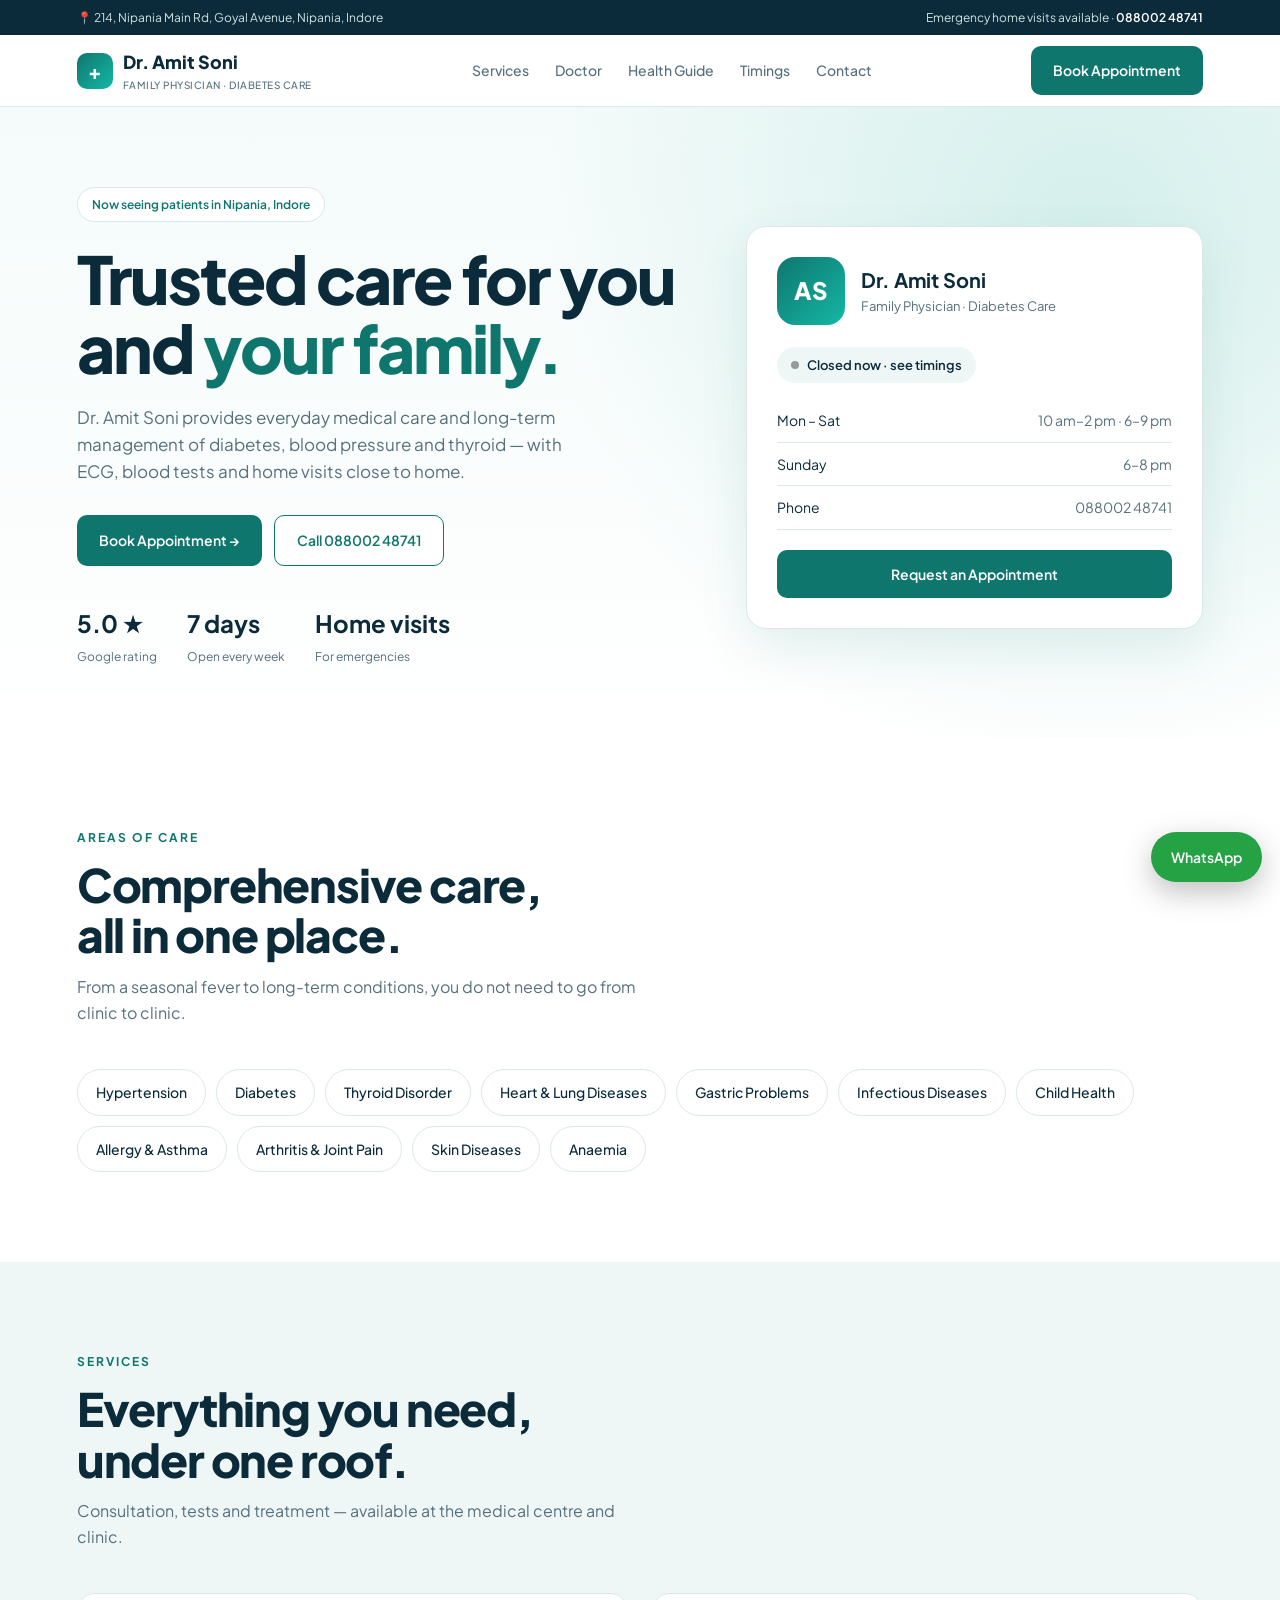
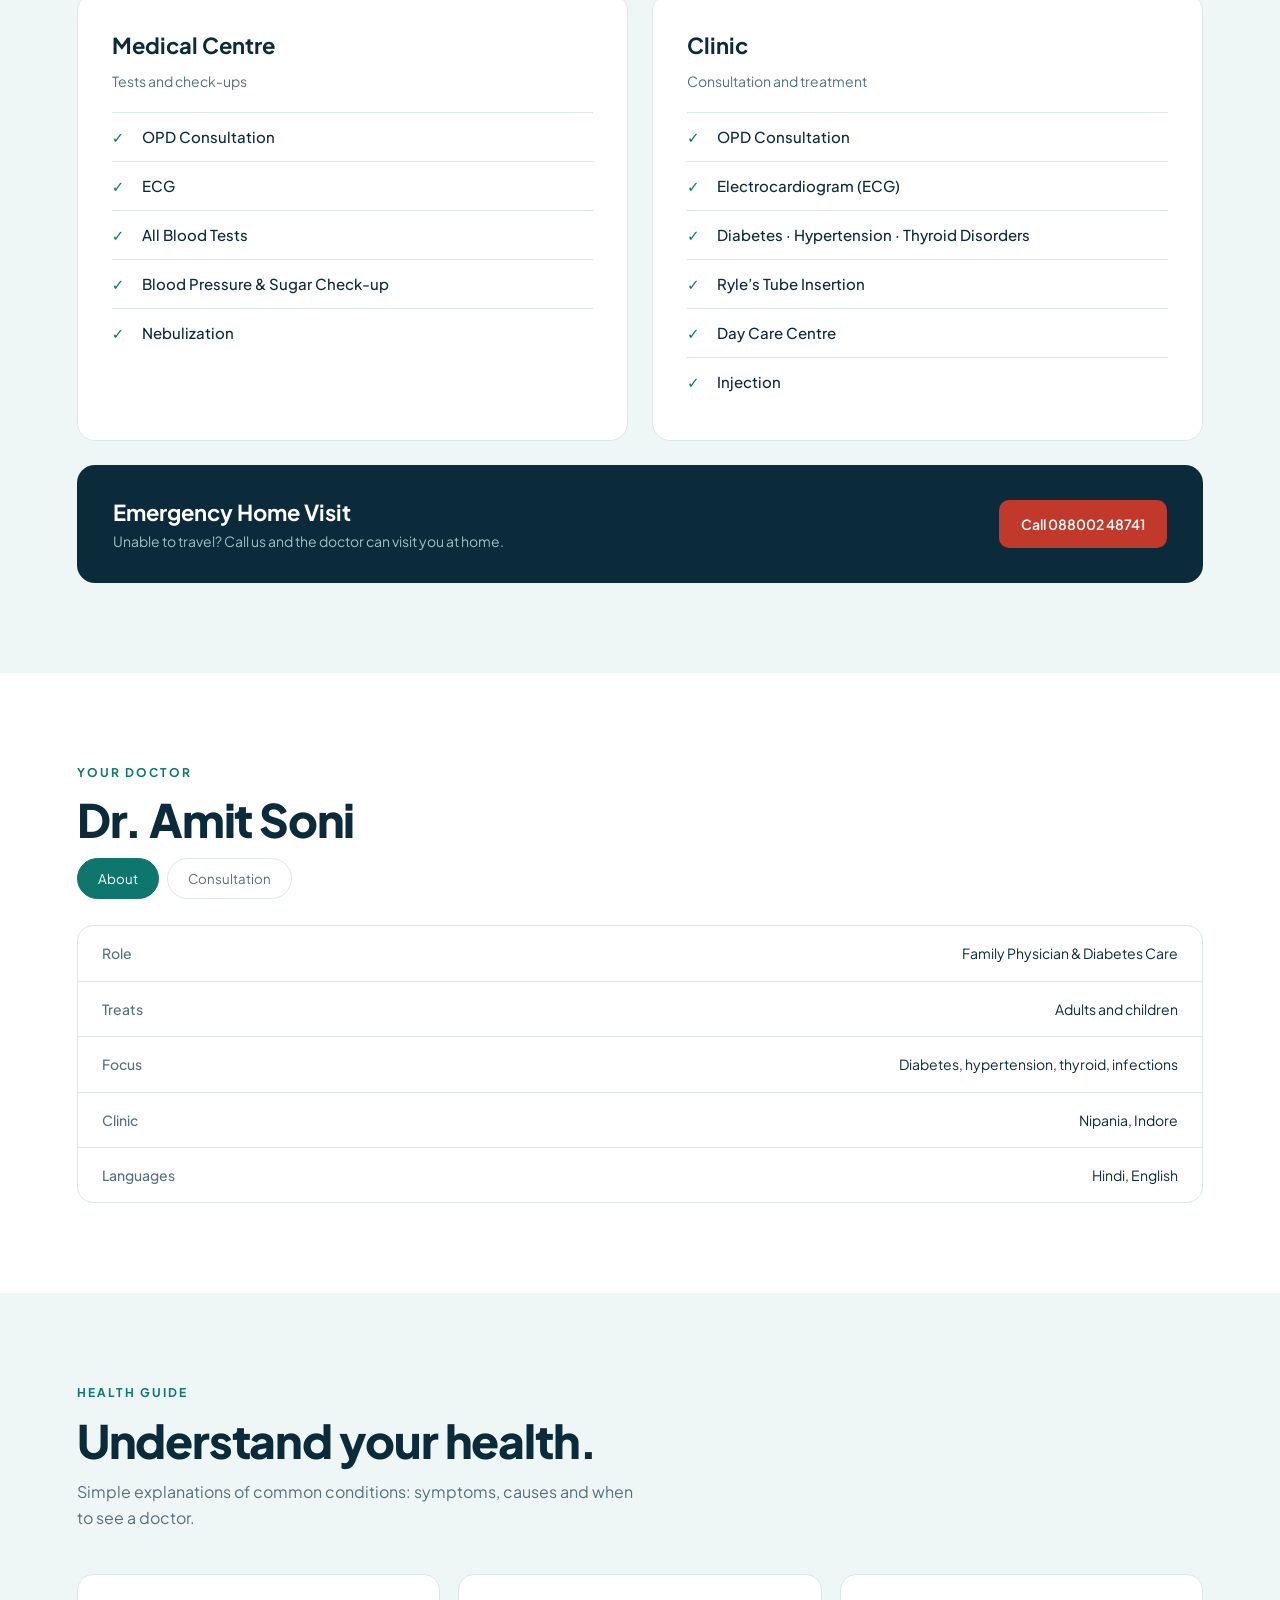
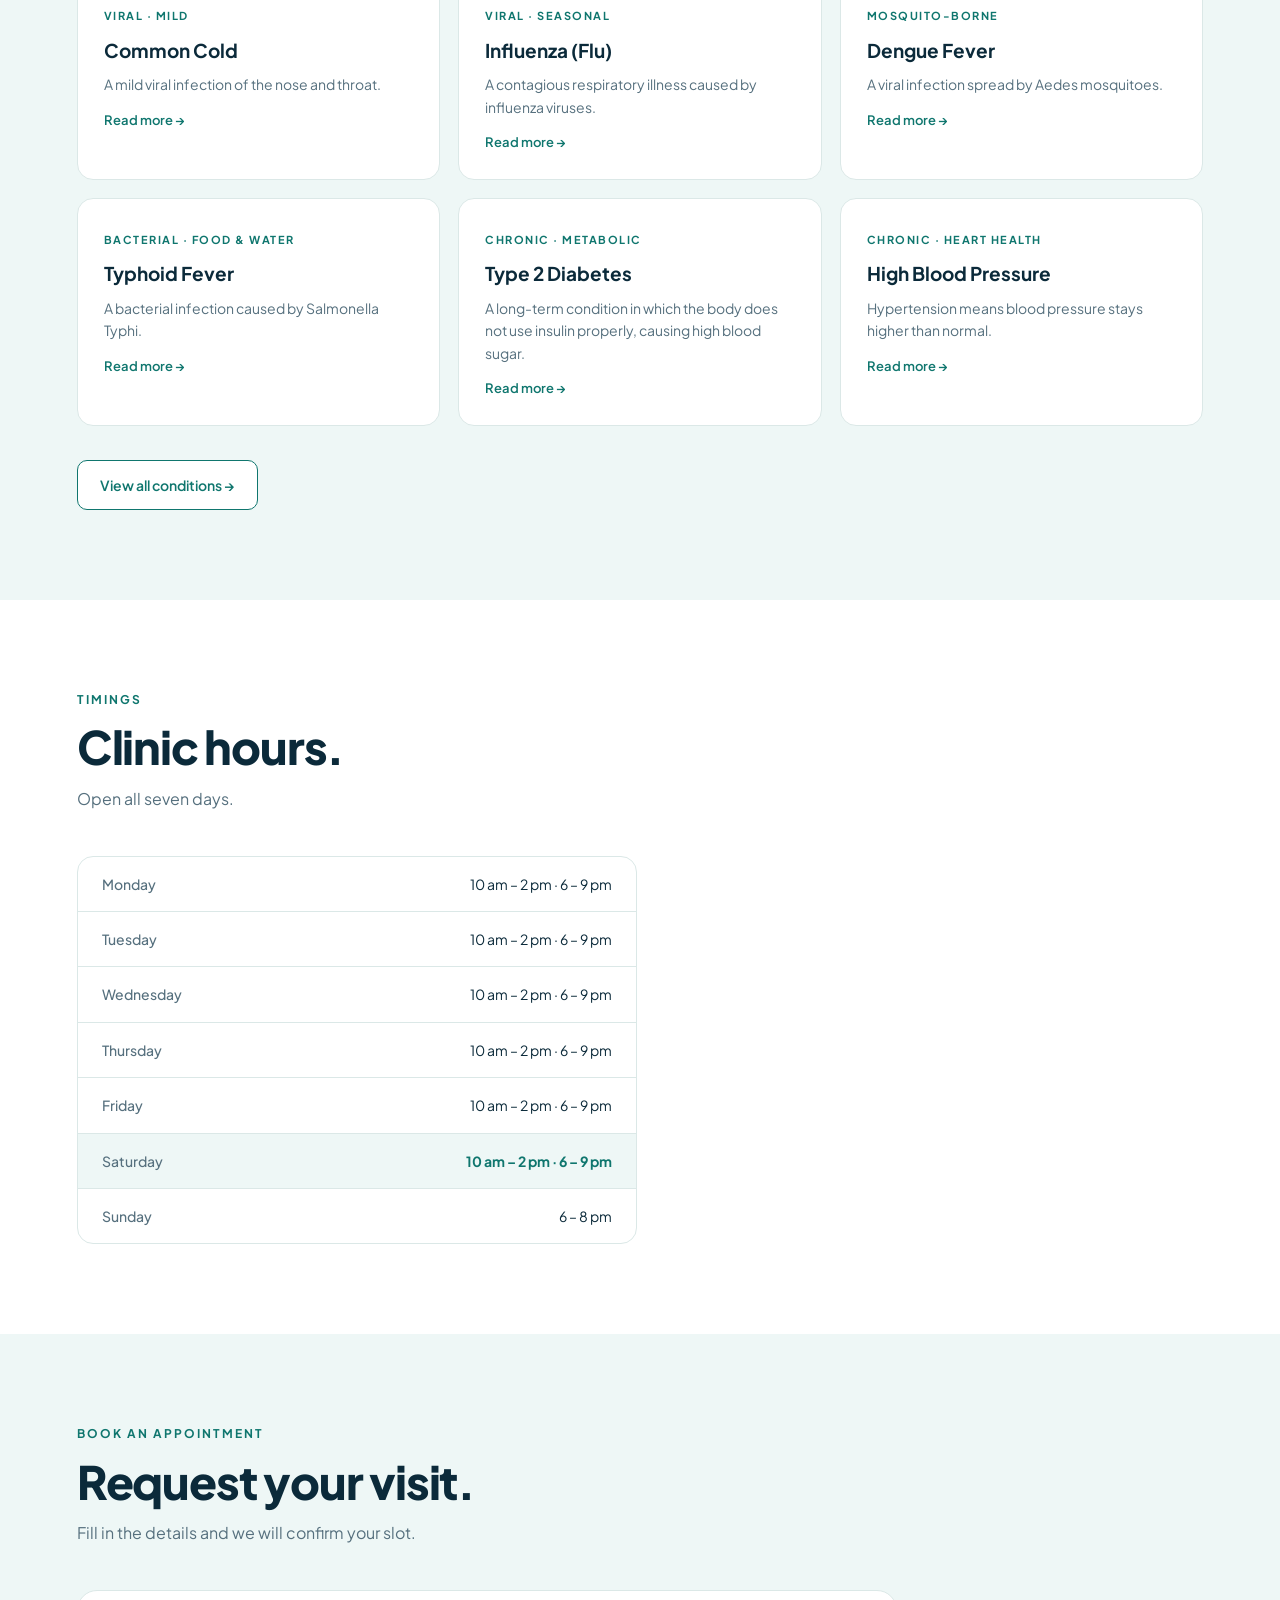
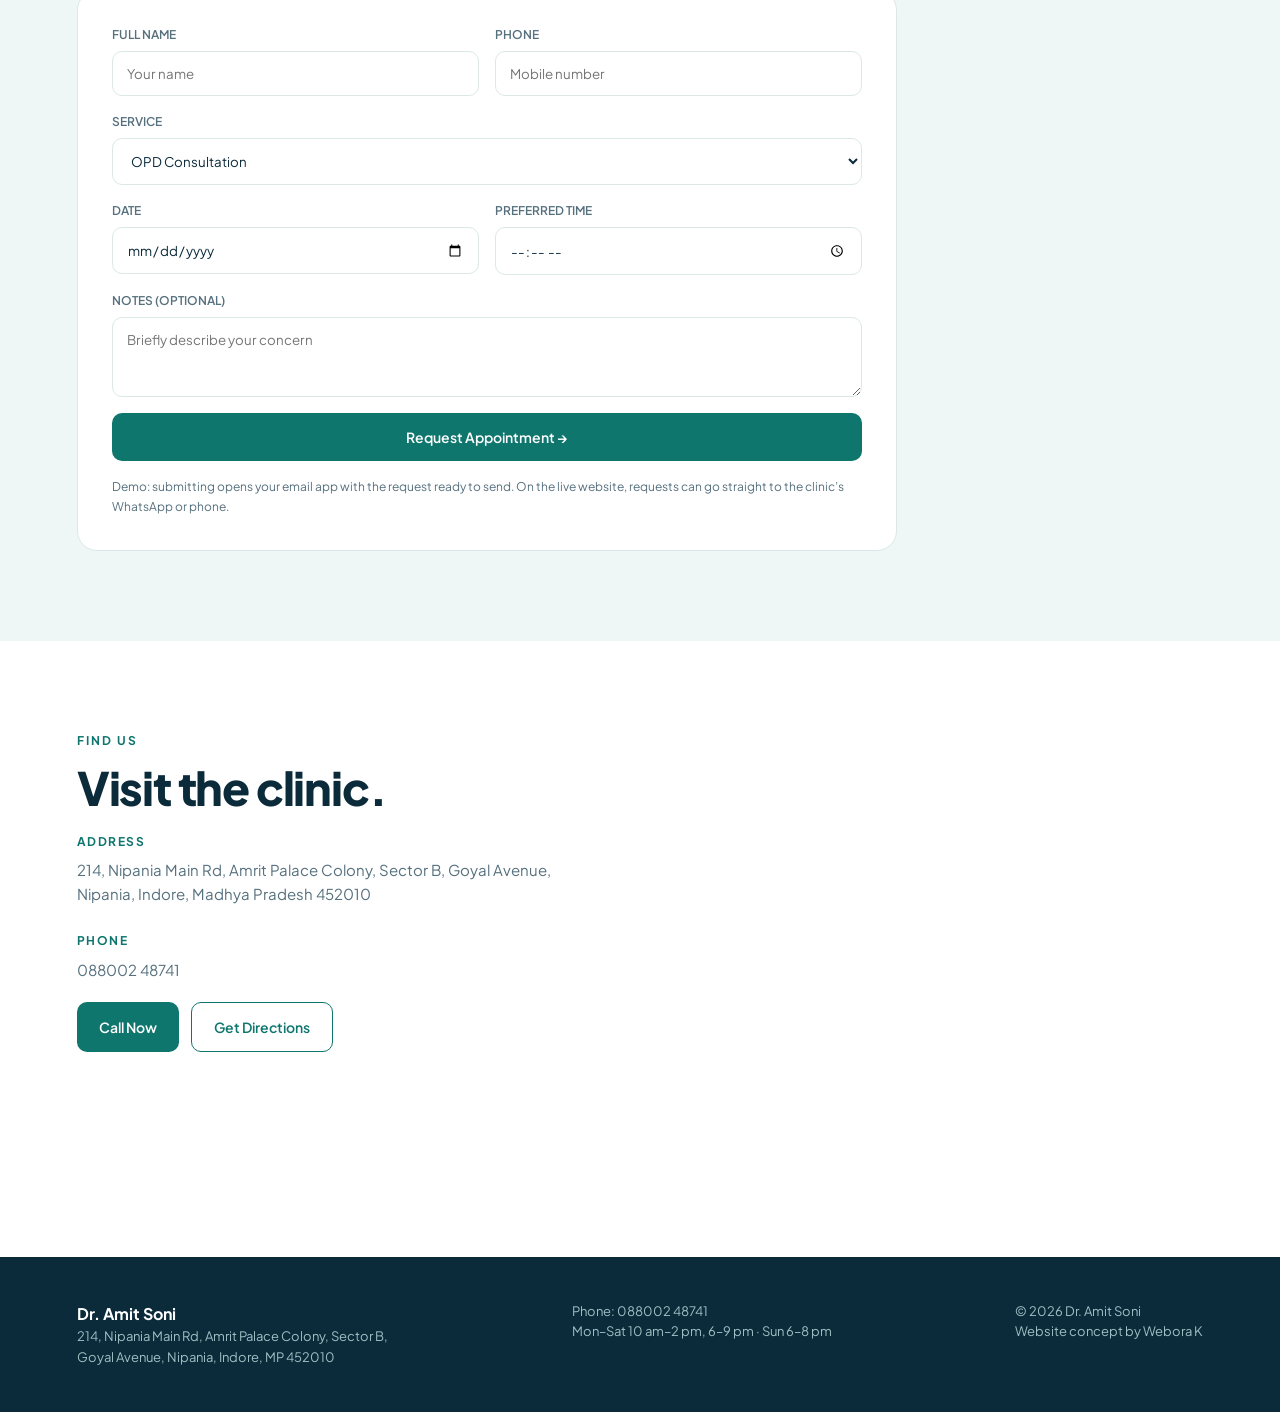
<file: index.html>
<!DOCTYPE html>
<html lang="en"><head><meta charset="UTF-8"><meta name="viewport" content="width=device-width, initial-scale=1.0">
<title>Dr. Amit Soni — Family Physician & Diabetes Care, Nipania, Indore</title><meta name="description" content="Dr. Amit Soni — family physician and diabetes care in Nipania, Indore. OPD, ECG, blood tests, nebulization, day care and emergency home visits.">
<link rel="stylesheet" href="styles.css"></head><body>
<div class="top"><span>📍 214, Nipania Main Rd, Goyal Avenue, Nipania, Indore</span><span>Emergency home visits available · <b>088002 48741</b></span></div>
<header><a href="index.html" class="logo"><i>+</i><div>Dr. Amit Soni<small>FAMILY PHYSICIAN · DIABETES CARE</small></div></a>
<nav><a href="index.html#services">Services</a><a href="index.html#doctor">Doctor</a><a href="conditions.html">Health Guide</a><a href="index.html#timings">Timings</a><a href="index.html#contact">Contact</a></nav>
<a href="index.html#book" class="btn hbtn">Book Appointment</a></header>

<section class="hero"><div>
<span class="pill">Now seeing patients in Nipania, Indore</span>
<h1>Trusted care for you<br>and <span>your family.</span></h1>
<p class="lead">Dr. Amit Soni provides everyday medical care and long-term management of diabetes, blood pressure and thyroid — with ECG, blood tests and home visits close to home.</p>
<div class="row"><a class="btn" href="#book">Book Appointment →</a><a class="btn o" href="tel:08800248741">Call 088002 48741</a></div>
<div class="trust"><div><b>5.0 ★</b><span>Google rating</span></div><div><b>7 days</b><span>Open every week</span></div><div><b>Home visits</b><span>For emergencies</span></div></div>
</div>
<div class="card"><div class="doc"><div class="av">AS</div><div><h3>Dr. Amit Soni</h3><p>Family Physician · Diabetes Care</p></div></div>
<div class="now" id="now">Checking hours…</div>
<ul class="mini"><li>Mon – Sat<span>10 am–2 pm · 6–9 pm</span></li><li>Sunday<span>6–8 pm</span></li><li>Phone<span>088002 48741</span></li></ul>
<a class="btn" style="width:100%;justify-content:center;margin-top:20px" href="#book">Request an Appointment</a></div></section>

<section class="sec" id="care"><p class="tag">AREAS OF CARE</p><h2 class="t">Comprehensive care,<br>all in one place.</h2><p class="sub">From a seasonal fever to long-term conditions, you do not need to go from clinic to clinic.</p>
<div class="chips"><span>Hypertension</span><span>Diabetes</span><span>Thyroid Disorder</span><span>Heart &amp; Lung Diseases</span><span>Gastric Problems</span><span>Infectious Diseases</span><span>Child Health</span><span>Allergy &amp; Asthma</span><span>Arthritis &amp; Joint Pain</span><span>Skin Diseases</span><span>Anaemia</span></div></section>

<section class="sec alt" id="services"><p class="tag">SERVICES</p><h2 class="t">Everything you need,<br>under one roof.</h2><p class="sub">Consultation, tests and treatment — available at the medical centre and clinic.</p>
<div class="g2"><div class="box"><h3>Medical Centre</h3><p>Tests and check-ups</p><ul><li>OPD Consultation</li><li>ECG</li><li>All Blood Tests</li><li>Blood Pressure &amp; Sugar Check-up</li><li>Nebulization</li></ul></div>
<div class="box"><h3>Clinic</h3><p>Consultation and treatment</p><ul><li>OPD Consultation</li><li>Electrocardiogram (ECG)</li><li>Diabetes · Hypertension · Thyroid Disorders</li><li>Ryle’s Tube Insertion</li><li>Day Care Centre</li><li>Injection</li></ul></div></div>
<div class="alert"><div><h3>Emergency Home Visit</h3><p>Unable to travel? Call us and the doctor can visit you at home.</p></div><a class="btn red" href="tel:08800248741">Call 088002 48741</a></div></section>

<section class="sec" id="doctor"><p class="tag">YOUR DOCTOR</p><h2 class="t">Dr. Amit Soni</h2>
<div class="tabs" id="tabs"><button class="on" data-t="a">About</button><button data-t="b">Consultation</button></div>
<div class="pane on" id="p-a"><div class="spec"><div><b>Role</b><span>Family Physician &amp; Diabetes Care</span></div><div><b>Treats</b><span>Adults and children</span></div><div><b>Focus</b><span>Diabetes, hypertension, thyroid, infections</span></div><div><b>Clinic</b><span>Nipania, Indore</span></div><div><b>Languages</b><span>Hindi, English</span></div></div></div>
<div class="pane" id="p-b"><div class="spec"><div><b>Walk-in &amp; appointment</b><span>Both welcome</span></div><div><b>Tests on site</b><span>ECG, blood tests, BP &amp; sugar</span></div><div><b>Home visit</b><span>Available for emergencies</span></div><div><b>Payments</b><span>Cash and UPI</span></div></div></div></section>

<section class="sec alt" id="guide"><p class="tag">HEALTH GUIDE</p><h2 class="t">Understand your health.</h2><p class="sub">Simple explanations of common conditions: symptoms, causes and when to see a doctor.</p>
<div class="cgrid" id="preview"></div><p style="margin-top:34px"><a class="btn o" href="conditions.html">View all conditions →</a></p></section>

<section class="sec" id="timings"><p class="tag">TIMINGS</p><h2 class="t">Clinic hours.</h2><p class="sub">Open all seven days.</p>
<div class="spec" style="max-width:560px" id="hours"></div></section>

<section class="sec alt" id="book"><p class="tag">BOOK AN APPOINTMENT</p><h2 class="t">Request your visit.</h2><p class="sub">Fill in the details and we will confirm your slot.</p>
<form id="bf"><label>FULL NAME<input name="name" required placeholder="Your name"></label><label>PHONE<input name="phone" type="tel" required placeholder="Mobile number"></label>
<label class="full">SERVICE<select name="service"><option>OPD Consultation</option><option>Diabetes / Hypertension / Thyroid Care</option><option>ECG</option><option>Blood Tests</option><option>Blood Pressure &amp; Sugar Check-up</option><option>Nebulization</option><option>Injection</option><option>Day Care</option><option>Emergency Home Visit</option></select></label>
<label>DATE<input name="date" type="date" required></label><label>PREFERRED TIME<input name="time" type="time" required></label>
<label class="full">NOTES (OPTIONAL)<textarea name="notes" placeholder="Briefly describe your concern"></textarea></label>
<button class="btn" type="submit">Request Appointment →</button><p class="note">Demo: submitting opens your email app with the request ready to send. On the live website, requests can go straight to the clinic’s WhatsApp or phone.</p></form>
<div class="ok" id="ok">✓ Your email app should now be open with the request ready. Press Send to complete it.</div></section>

<section class="sec" id="contact"><p class="tag">FIND US</p><h2 class="t">Visit the clinic.</h2>
<div class="loc"><div class="ci"><b>ADDRESS</b><p>214, Nipania Main Rd, Amrit Palace Colony, Sector B, Goyal Avenue, Nipania, Indore, Madhya Pradesh 452010</p><b>PHONE</b><p>088002 48741</p>
<div class="row"><a class="btn" href="tel:08800248741">Call Now</a><a class="btn o" target="_blank" rel="noopener" href="https://www.google.com/maps/search/?api=1&query=214+Nipania+Main+Rd+Amrit+Palace+Colony+Goyal+Avenue+Nipania+Indore+452010">Get Directions</a></div></div>
<iframe loading="lazy" title="Map" src="https://maps.google.com/maps?q=214+Nipania+Main+Rd+Goyal+Avenue+Nipania+Indore+452010&output=embed"></iframe></div></section>
<footer><div><b>Dr. Amit Soni</b><br>214, Nipania Main Rd, Amrit Palace Colony, Sector B,<br>Goyal Avenue, Nipania, Indore, MP 452010</div>
<div>Phone: 088002 48741<br>Mon–Sat 10 am–2 pm, 6–9 pm · Sun 6–8 pm</div>
<div>© 2026 Dr. Amit Soni<br>Website concept by Webora K</div></footer>
<a class="wa" href="https://wa.me/918800248741" target="_blank" rel="noopener">WhatsApp</a>

<script src="data.js"></script>
<script>
document.getElementById("preview").innerHTML=CONDITIONS.slice(0,6).map(function(c){return '<a class="cc" href="condition.html?d='+c.s+'"><small>'+c.t.toUpperCase()+'</small><h3>'+c.n+'</h3><p>'+c.d.split(". ")[0].replace(/\.$/,"")+'.</p><em>Read more →</em></a>'}).join("");
document.getElementById("tabs").addEventListener("click",function(e){var b=e.target.closest("button");if(!b)return;document.querySelectorAll(".tabs button,.pane").forEach(function(x){x.classList.remove("on")});b.classList.add("on");document.getElementById("p-"+b.dataset.t).classList.add("on")});
var H=[["Sunday",[[18,20]],"6 – 8 pm"],["Monday",[[10,14],[18,21]],"10 am – 2 pm · 6 – 9 pm"],["Tuesday",[[10,14],[18,21]],"10 am – 2 pm · 6 – 9 pm"],["Wednesday",[[10,14],[18,21]],"10 am – 2 pm · 6 – 9 pm"],["Thursday",[[10,14],[18,21]],"10 am – 2 pm · 6 – 9 pm"],["Friday",[[10,14],[18,21]],"10 am – 2 pm · 6 – 9 pm"],["Saturday",[[10,14],[18,21]],"10 am – 2 pm · 6 – 9 pm"]];
var n=new Date(),dy=n.getDay(),h=n.getHours()+n.getMinutes()/60;
document.getElementById("hours").innerHTML=[1,2,3,4,5,6,0].map(function(i){return '<div class="'+(i===dy?"today":"")+'"><b>'+H[i][0]+'</b><span>'+H[i][2]+'</span></div>'}).join("");
var open=H[dy][1].some(function(r){return h>=r[0]&&h<r[1]}),el=document.getElementById("now");
el.className="now"+(open?" on":"");el.textContent=open?"Open now":"Closed now · see timings";
var f=document.getElementById("bf");f.date.min=n.toISOString().split("T")[0];
f.addEventListener("submit",function(e){e.preventDefault();var v=function(k){return f.elements[k].value};
var b="Appointment request — Dr. Amit Soni\n\nName: "+v("name")+"\nPhone: "+v("phone")+"\nService: "+v("service")+"\nDate: "+v("date")+"\nTime: "+v("time")+"\nNotes: "+(v("notes")||"-");
location.href="mailto:weborak@gmail.com?subject="+encodeURIComponent("Appointment request: "+v("service")+" — "+v("name"))+"&body="+encodeURIComponent(b);document.getElementById("ok").style.display="block"});
</script></body></html>
</file>
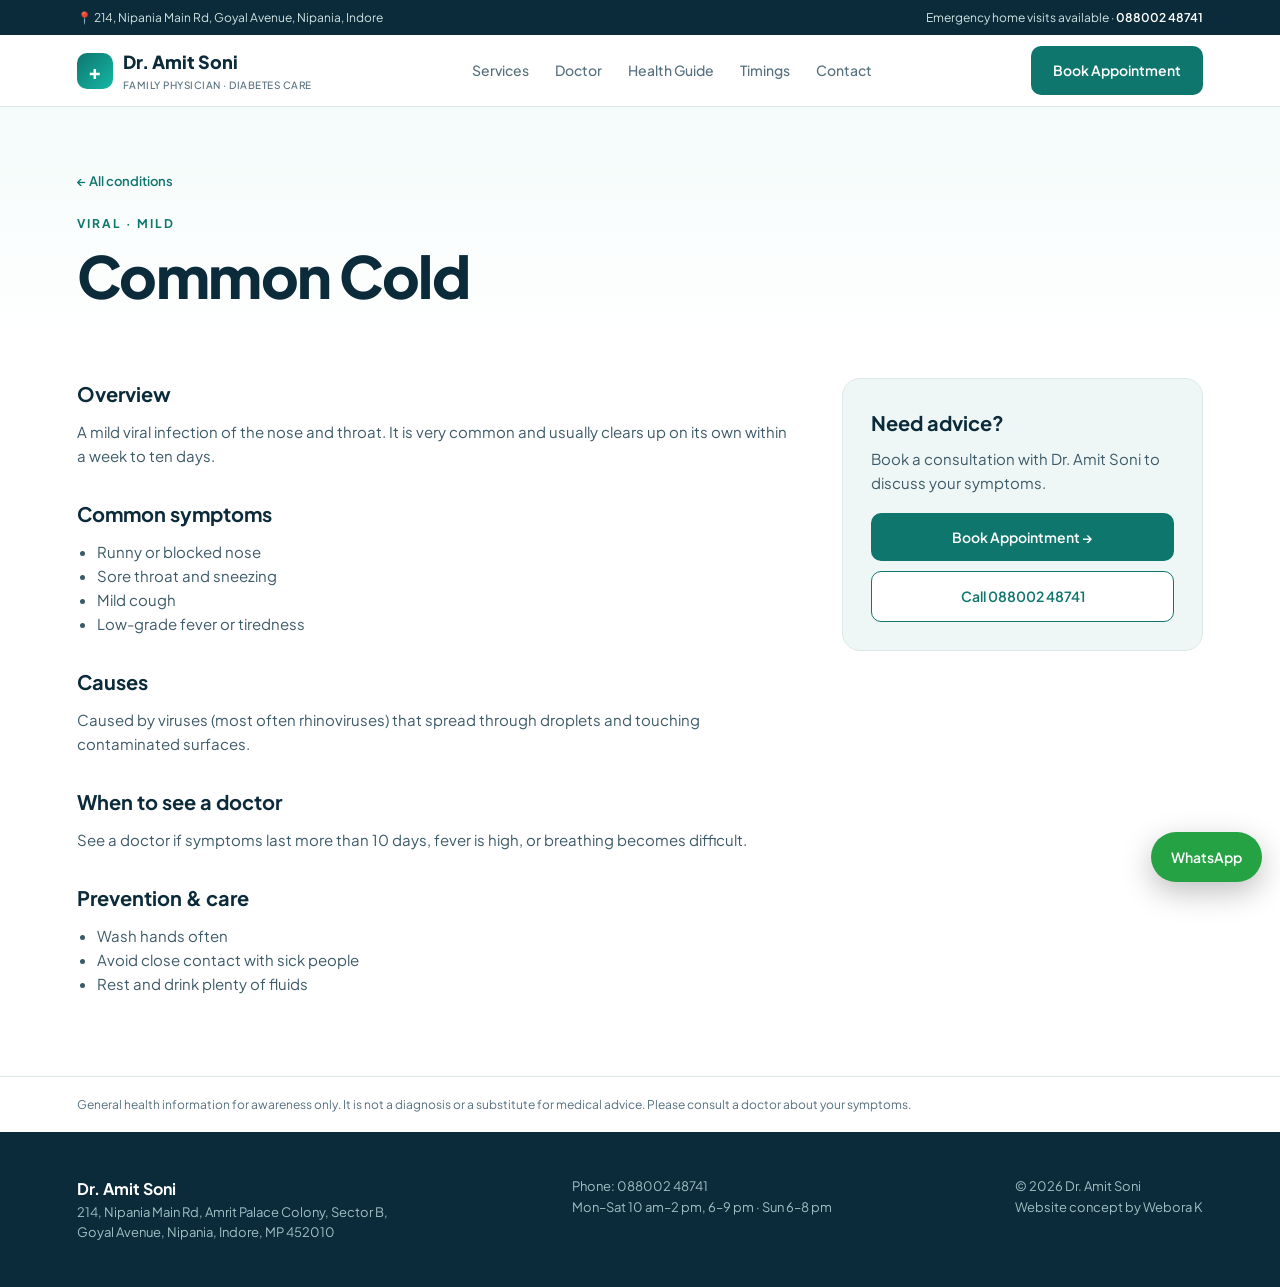
<file: condition.html>
<!DOCTYPE html>
<html lang="en"><head><meta charset="UTF-8"><meta name="viewport" content="width=device-width, initial-scale=1.0">
<title>Condition — Dr. Amit Soni</title><meta name="description" content="Dr. Amit Soni — family physician and diabetes care in Nipania, Indore. OPD, ECG, blood tests, nebulization, day care and emergency home visits.">
<link rel="stylesheet" href="styles.css"></head><body>
<div class="top"><span>📍 214, Nipania Main Rd, Goyal Avenue, Nipania, Indore</span><span>Emergency home visits available · <b>088002 48741</b></span></div>
<header><a href="index.html" class="logo"><i>+</i><div>Dr. Amit Soni<small>FAMILY PHYSICIAN · DIABETES CARE</small></div></a>
<nav><a href="index.html#services">Services</a><a href="index.html#doctor">Doctor</a><a href="conditions.html">Health Guide</a><a href="index.html#timings">Timings</a><a href="index.html#contact">Contact</a></nav>
<a href="index.html#book" class="btn hbtn">Book Appointment</a></header>

<section class="ptop"><a class="back" href="conditions.html">← All conditions</a><p class="tag" id="tag"></p><h1 id="title"></h1></section>
<section class="detail" id="detail"></section>
<div class="disc">General health information for awareness only. It is not a diagnosis or a substitute for medical advice. Please consult a doctor about your symptoms.</div><footer><div><b>Dr. Amit Soni</b><br>214, Nipania Main Rd, Amrit Palace Colony, Sector B,<br>Goyal Avenue, Nipania, Indore, MP 452010</div>
<div>Phone: 088002 48741<br>Mon–Sat 10 am–2 pm, 6–9 pm · Sun 6–8 pm</div>
<div>© 2026 Dr. Amit Soni<br>Website concept by Webora K</div></footer>
<a class="wa" href="https://wa.me/918800248741" target="_blank" rel="noopener">WhatsApp</a>
<script src="data.js"></script>
<script>
var q=new URLSearchParams(location.search).get("d"),c=CONDITIONS.filter(function(x){return x.s===q})[0]||CONDITIONS[0];
document.title=c.n+" — Dr. Amit Soni";document.getElementById("tag").textContent=c.t.toUpperCase();document.getElementById("title").textContent=c.n;
var li=function(a){return "<ul>"+a.map(function(x){return "<li>"+x+"</li>"}).join("")+"</ul>"};
document.getElementById("detail").innerHTML='<div><h3>Overview</h3><p>'+c.d+'</p><h3>Common symptoms</h3>'+li(c.sy)+'<h3>Causes</h3><p>'+c.c+'</p><h3>When to see a doctor</h3><p>'+c.w+'</p><h3>Prevention &amp; care</h3>'+li(c.p)+'</div><aside class="side"><h3>Need advice?</h3><p>Book a consultation with Dr. Amit Soni to discuss your symptoms.</p><a class="btn" style="width:100%;justify-content:center" href="index.html#book">Book Appointment →</a><a class="btn o" style="width:100%;justify-content:center;margin-top:10px" href="tel:08800248741">Call 088002 48741</a></aside>';
</script></body></html>
</file>
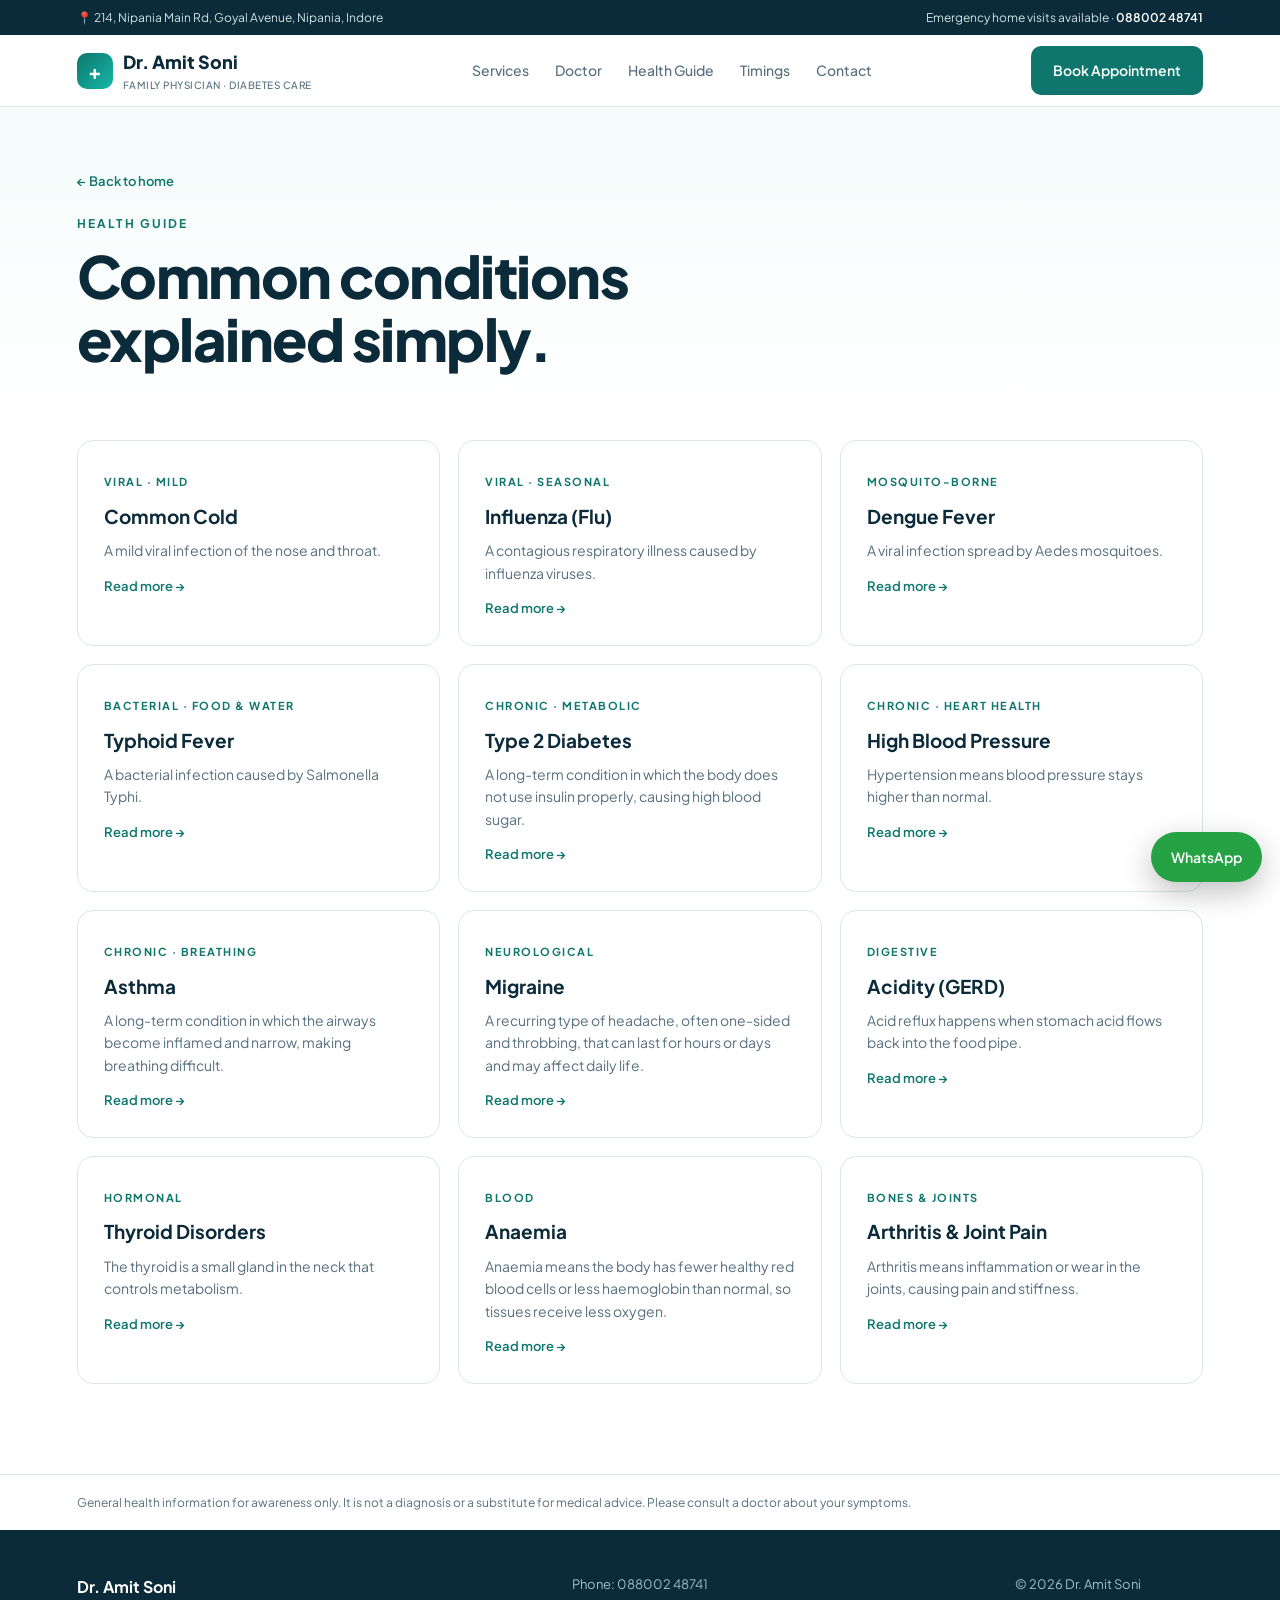
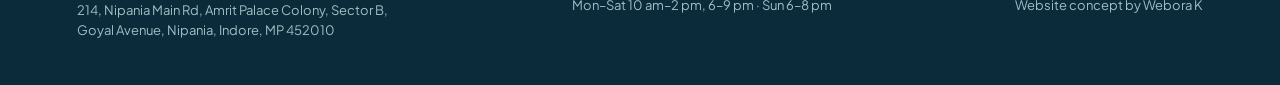
<file: conditions.html>
<!DOCTYPE html>
<html lang="en"><head><meta charset="UTF-8"><meta name="viewport" content="width=device-width, initial-scale=1.0">
<title>Health Guide — Dr. Amit Soni</title><meta name="description" content="Dr. Amit Soni — family physician and diabetes care in Nipania, Indore. OPD, ECG, blood tests, nebulization, day care and emergency home visits.">
<link rel="stylesheet" href="styles.css"></head><body>
<div class="top"><span>📍 214, Nipania Main Rd, Goyal Avenue, Nipania, Indore</span><span>Emergency home visits available · <b>088002 48741</b></span></div>
<header><a href="index.html" class="logo"><i>+</i><div>Dr. Amit Soni<small>FAMILY PHYSICIAN · DIABETES CARE</small></div></a>
<nav><a href="index.html#services">Services</a><a href="index.html#doctor">Doctor</a><a href="conditions.html">Health Guide</a><a href="index.html#timings">Timings</a><a href="index.html#contact">Contact</a></nav>
<a href="index.html#book" class="btn hbtn">Book Appointment</a></header>

<section class="ptop"><a class="back" href="index.html">← Back to home</a><p class="tag">HEALTH GUIDE</p><h1>Common conditions<br>explained simply.</h1></section>
<section class="sec" style="padding-top:30px"><div class="cgrid" id="list"></div></section>
<div class="disc">General health information for awareness only. It is not a diagnosis or a substitute for medical advice. Please consult a doctor about your symptoms.</div><footer><div><b>Dr. Amit Soni</b><br>214, Nipania Main Rd, Amrit Palace Colony, Sector B,<br>Goyal Avenue, Nipania, Indore, MP 452010</div>
<div>Phone: 088002 48741<br>Mon–Sat 10 am–2 pm, 6–9 pm · Sun 6–8 pm</div>
<div>© 2026 Dr. Amit Soni<br>Website concept by Webora K</div></footer>
<a class="wa" href="https://wa.me/918800248741" target="_blank" rel="noopener">WhatsApp</a>
<script src="data.js"></script>
<script>document.getElementById("list").innerHTML=CONDITIONS.map(function(c){return '<a class="cc" href="condition.html?d='+c.s+'"><small>'+c.t.toUpperCase()+'</small><h3>'+c.n+'</h3><p>'+c.d.split(". ")[0].replace(/\.$/,"")+'.</p><em>Read more →</em></a>'}).join("");</script></body></html>
</file>
<file: styles.css>
@import url('https://fonts.googleapis.com/css2?family=Plus+Jakarta+Sans:wght@400;500;600;700;800&display=swap');
:root{--ink:#0b2a3a;--mut:#56707e;--teal:#0f766e;--teal2:#14b8a6;--soft:#eef7f6;--line:#dbe8e7;--bg:#fff}
*{margin:0;padding:0;box-sizing:border-box}html{scroll-behavior:smooth;scroll-padding-top:80px}
body{font-family:"Plus Jakarta Sans",system-ui,sans-serif;color:var(--ink);background:var(--bg);line-height:1.6;overflow-x:hidden}
a{color:inherit;text-decoration:none}
.top{background:var(--ink);color:#cfe3e1;font-size:12px;padding:8px 6vw;display:flex;justify-content:space-between;gap:12px;flex-wrap:wrap}
.top b{color:#fff;font-weight:600}
header{position:sticky;top:0;z-index:20;background:rgba(255,255,255,.94);backdrop-filter:blur(12px);border-bottom:1px solid var(--line);height:72px;padding:0 6vw;display:flex;align-items:center;justify-content:space-between}
.logo{font-weight:800;font-size:18px;display:flex;align-items:center;gap:10px}
.logo i{width:36px;height:36px;border-radius:10px;background:linear-gradient(135deg,var(--teal),var(--teal2));display:grid;place-items:center;color:#fff;font-style:normal;font-size:20px}
.logo small{display:block;font-size:10px;font-weight:500;color:var(--mut);letter-spacing:.5px}
nav{display:flex;gap:26px;font-size:14px;font-weight:500;color:var(--mut)}nav a:hover{color:var(--teal)}
.btn{display:inline-flex;align-items:center;gap:8px;background:var(--teal);color:#fff;padding:13px 22px;border-radius:10px;font-weight:600;font-size:14px;border:0;cursor:pointer;font-family:inherit;transition:.2s}
.btn:hover{background:#0b5f59;transform:translateY(-2px)}
.btn.o{background:#fff;color:var(--teal);border:1.5px solid var(--teal)}.btn.o:hover{background:var(--soft)}
.btn.w{background:#25a244}.btn.red{background:#c0392b}
.hero{padding:80px 6vw 70px;display:grid;grid-template-columns:1.15fr .85fr;gap:50px;align-items:center;background:radial-gradient(circle at 85% 20%,#d4efec,transparent 45%),linear-gradient(180deg,#f4fbfa,#fff)}
.pill{display:inline-block;background:#fff;border:1px solid var(--line);color:var(--teal);font-size:12px;font-weight:600;padding:7px 14px;border-radius:99px;margin-bottom:22px}
.hero h1{font-size:clamp(38px,5.4vw,66px);line-height:1.04;letter-spacing:-2px;font-weight:800}
.hero h1 span{color:var(--teal)}
.hero p.lead{color:var(--mut);font-size:17px;max-width:520px;margin:22px 0 30px}
.row{display:flex;gap:12px;flex-wrap:wrap}
.trust{display:flex;gap:30px;margin-top:38px;flex-wrap:wrap}.trust b{display:block;font-size:24px}.trust span{font-size:12px;color:var(--mut)}
.card{background:#fff;border:1px solid var(--line);border-radius:20px;padding:30px;box-shadow:0 20px 50px rgba(15,118,110,.1)}
.doc{display:flex;gap:16px;align-items:center;margin-bottom:22px}
.av{width:68px;height:68px;border-radius:18px;background:linear-gradient(135deg,var(--teal),var(--teal2));color:#fff;display:grid;place-items:center;font-weight:800;font-size:24px}
.doc h3{font-size:20px}.doc p{font-size:13px;color:var(--mut)}
.now{display:inline-flex;align-items:center;gap:8px;font-size:13px;font-weight:600;padding:8px 14px;border-radius:99px;background:var(--soft);margin-bottom:16px}
.now:before{content:"";width:8px;height:8px;border-radius:50%;background:#999}.now.on:before{background:#22c55e}.now.on{color:#15803d}
.mini li{list-style:none;display:flex;justify-content:space-between;padding:10px 0;border-bottom:1px solid var(--line);font-size:14px}.mini li span{color:var(--mut)}
.sec{padding:90px 6vw}.sec.alt{background:var(--soft)}
.tag{font-size:12px;font-weight:700;letter-spacing:2px;color:var(--teal);margin-bottom:12px}
h2.t{font-size:clamp(30px,4vw,46px);letter-spacing:-1.2px;line-height:1.1;font-weight:800;margin-bottom:14px}
.sub{color:var(--mut);max-width:560px;margin-bottom:44px}
.chips{display:flex;flex-wrap:wrap;gap:10px}.chips span{background:#fff;border:1px solid var(--line);padding:11px 18px;border-radius:99px;font-size:14px;font-weight:500}
.g2{display:grid;grid-template-columns:1fr 1fr;gap:24px}
.box{background:#fff;border:1px solid var(--line);border-radius:18px;padding:34px}
.box h3{font-size:22px;margin-bottom:6px}.box>p{color:var(--mut);font-size:14px;margin-bottom:20px}
.box li{list-style:none;padding:12px 0 12px 30px;border-top:1px solid var(--line);position:relative;font-size:15px;font-weight:500}
.box li:before{content:"✓";position:absolute;left:0;color:var(--teal);font-weight:800}
.alert{display:flex;gap:20px;align-items:center;justify-content:space-between;flex-wrap:wrap;background:var(--ink);color:#fff;border-radius:18px;padding:30px 36px;margin-top:24px}
.alert h3{font-size:22px}.alert p{color:#9fc0c4;font-size:14px}
.tabs{display:flex;gap:8px;margin-bottom:26px}.tabs button{border:1px solid var(--line);background:#fff;padding:11px 20px;border-radius:99px;font:600 13px inherit;font-family:inherit;cursor:pointer;color:var(--mut)}
.tabs button.on{background:var(--teal);color:#fff;border-color:var(--teal)}
.pane{display:none}.pane.on{display:block}
.spec{background:#fff;border:1px solid var(--line);border-radius:16px;overflow:hidden}
.spec div{display:flex;justify-content:space-between;gap:20px;padding:16px 24px;border-bottom:1px solid var(--line);font-size:14px}.spec div:last-child{border:0}
.spec b{color:var(--mut);font-weight:500}.spec .today{background:var(--soft);font-weight:700;color:var(--teal)}
.cgrid{display:grid;grid-template-columns:repeat(3,1fr);gap:18px}
.cc{display:block;background:#fff;border:1px solid var(--line);border-radius:16px;padding:26px;transition:.25s}
.cc:hover{border-color:var(--teal);transform:translateY(-4px);box-shadow:0 14px 30px rgba(15,118,110,.12)}
.cc small{font-size:11px;font-weight:700;letter-spacing:1.5px;color:var(--teal)}.cc h3{font-size:19px;margin:8px 0}.cc p{font-size:14px;color:var(--mut)}.cc em{display:block;margin-top:14px;font-style:normal;font-size:13px;font-weight:600;color:var(--teal)}
.loc{display:grid;grid-template-columns:1fr 1.3fr;gap:30px;align-items:stretch}
.loc iframe{width:100%;min-height:340px;border:0;border-radius:18px}
.ci p{color:var(--mut);margin:6px 0 20px;font-size:15px}.ci b{font-size:12px;letter-spacing:1.5px;color:var(--teal)}
form{display:grid;grid-template-columns:1fr 1fr;gap:16px;background:#fff;border:1px solid var(--line);border-radius:20px;padding:34px;max-width:820px}
form label{display:flex;flex-direction:column;gap:7px;font-size:12px;font-weight:600;color:var(--mut)}.full{grid-column:1/-1}
form input,form select,form textarea{border:1.5px solid var(--line);border-radius:10px;padding:13px 14px;font:14px inherit;font-family:inherit;color:var(--ink);background:#fff;outline:0}
form input:focus,form select:focus,form textarea:focus{border-color:var(--teal)}form textarea{min-height:80px;resize:vertical}
form .btn{grid-column:1/-1;justify-content:center;padding:15px}.note{grid-column:1/-1;font-size:12px;color:var(--mut)}
.ok{display:none;max-width:820px;margin-top:18px;padding:18px 22px;border-radius:12px;background:#e8f8ee;color:#15803d;font-size:14px;font-weight:500}
.ptop{padding:60px 6vw 40px;background:linear-gradient(180deg,#f4fbfa,#fff)}.ptop h1{font-size:clamp(34px,5vw,58px);letter-spacing:-1.5px;line-height:1.08;font-weight:800}
.back{display:inline-block;font-size:13px;font-weight:600;color:var(--teal);margin-bottom:22px}
.detail{display:grid;grid-template-columns:2fr 1fr;gap:44px;padding:30px 6vw 80px}
.detail h3{font-size:20px;margin:30px 0 10px}.detail h3:first-child{margin-top:0}.detail p,.detail li{color:#3d5a68;font-size:15px}.detail ul{padding-left:20px}
.side{background:var(--soft);border:1px solid var(--line);border-radius:18px;padding:28px;align-self:start;position:sticky;top:96px}.side h3{margin:0 0 8px!important}.side p{margin-bottom:18px}
.disc{padding:18px 6vw;font-size:12px;color:var(--mut);border-top:1px solid var(--line)}
footer{background:var(--ink);color:#9fc0c4;padding:44px 6vw;font-size:13px;display:flex;justify-content:space-between;gap:20px;flex-wrap:wrap}footer b{color:#fff;font-size:16px}
.wa{position:fixed;right:18px;bottom:18px;z-index:30;background:#25a244;color:#fff;border-radius:99px;padding:14px 20px;font-weight:600;font-size:14px;box-shadow:0 10px 30px rgba(0,0,0,.25)}
@media(max-width:860px){nav{display:none}.hero,.g2,.loc,.detail{grid-template-columns:1fr}.cgrid{grid-template-columns:1fr}form{grid-template-columns:1fr;padding:24px}.sec{padding:64px 6vw}.hero{padding:50px 6vw}.side{position:static}.top span:last-child{display:none}.hbtn{display:none}}
</file>
